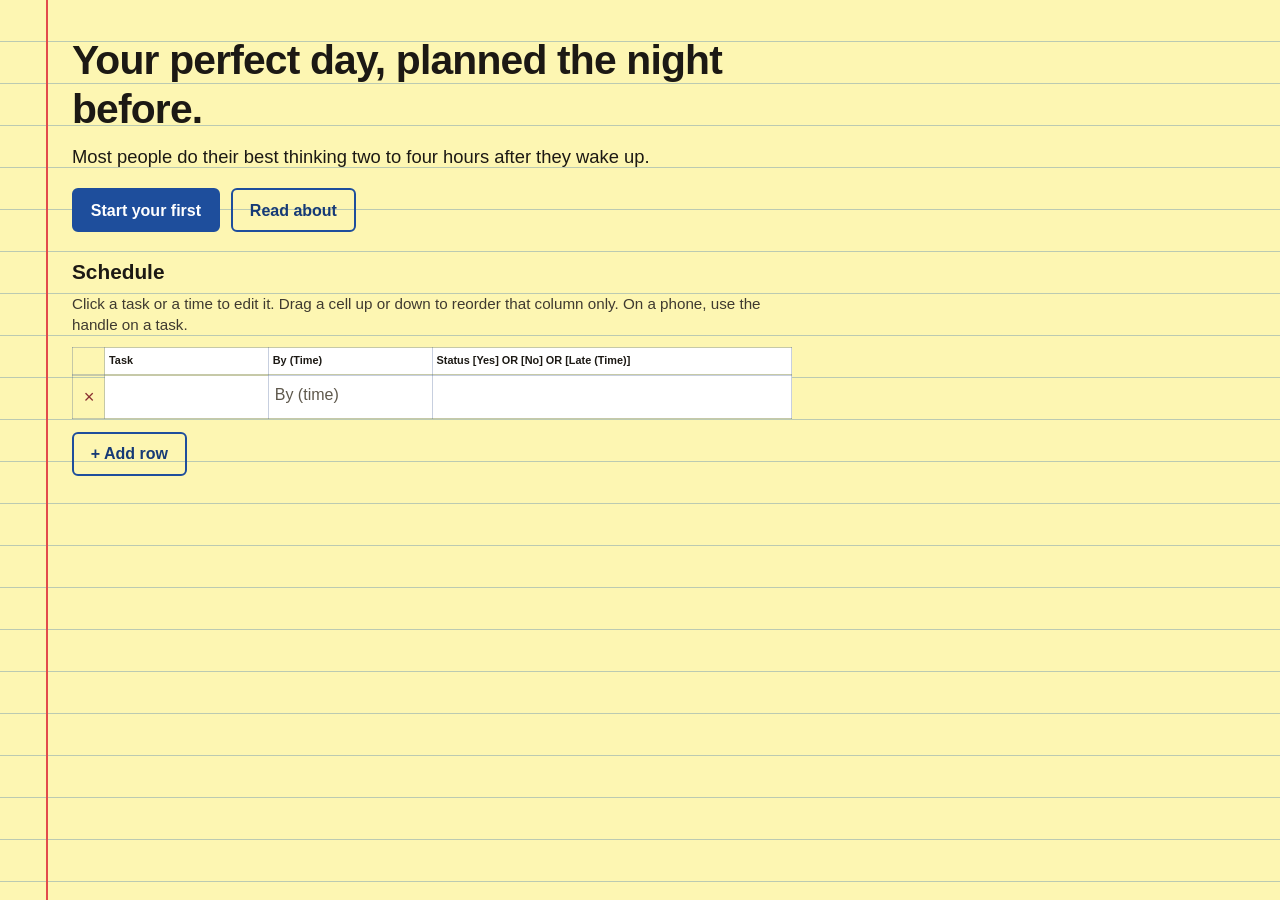
<file: index.html>
<!DOCTYPE html>
<html lang="en">
<head>
  <meta charset="utf-8">
  <meta name="viewport" content="width=device-width, initial-scale=1">
  <meta name="color-scheme" content="light">
  <title>Conscientiousness System</title>
  <link rel="icon" href="data:image/svg+xml,%3Csvg xmlns='http://www.w3.org/2000/svg' viewBox='0 0 16 16'%3E%3Crect fill='%23fdf6b2' width='16' height='16'/%3E%3Cpath stroke='%23e24b4b' stroke-width='1.2' d='M4 .5v15'/%3E%3C/svg%3E">
  <link rel="stylesheet" href="styles.css">
</head>
<body>
  <header class="hero">
    <h1>Your perfect day, planned the night before.</h1>
    <p class="subhead">Most people do their best thinking two to four hours after they wake up.</p>
    <div class="hero-actions">
      <button type="button" class="btn btn-primary" id="start-btn">Start your first</button>
      <a class="btn btn-secondary" href="about.html">Read about</a>
    </div>
  </header>

  <main id="create">
    <noscript>
      <p>JavaScript is required to edit the schedule.</p>
    </noscript>

    <section id="mode-choice" class="panel" hidden>
      <h2 id="mode-heading">How should we build it?</h2>
      <div class="mode-actions">
        <button type="button" class="btn btn-primary" id="diy-btn" aria-pressed="false">Build It Yourself</button>
        <button type="button" class="btn btn-secondary" id="guided-btn" aria-pressed="false">Guided Setup</button>
      </div>
    </section>

    <section id="guided" class="panel" hidden aria-labelledby="guided-heading">
      <h2 id="guided-heading">Guided Setup</h2>
      <p id="step-label" class="step-label">Step 1 of 8</p>
      <form id="guided-form" autocomplete="off" novalidate>
        <div class="step" data-step="0">
          <h3 tabindex="-1">What time do you wake up?</h3>
          <label for="wake">Wake time</label>
          <input id="wake" type="time" value="06:30" required>
        </div>

        <div class="step" data-step="1" hidden>
          <h3 tabindex="-1">What time do you go to bed?</h3>
          <label for="bed">Bedtime</label>
          <input id="bed" type="time" value="22:30" required>
          <p id="sleep-note" class="note" hidden>That's under 7 hours of sleep.</p>
        </div>

        <div class="step" data-step="2" hidden>
          <h3 tabindex="-1">Which days do you work?</h3>
          <p class="hint">This builds one schedule. Work-related suggestions are added when you work.</p>
          <fieldset>
            <legend>Work days</legend>
            <div class="choice-grid">
              <label><input type="checkbox" name="workday" value="mon" checked> Monday</label>
              <label><input type="checkbox" name="workday" value="tue" checked> Tuesday</label>
              <label><input type="checkbox" name="workday" value="wed" checked> Wednesday</label>
              <label><input type="checkbox" name="workday" value="thu" checked> Thursday</label>
              <label><input type="checkbox" name="workday" value="fri" checked> Friday</label>
              <label><input type="checkbox" name="workday" value="sat"> Saturday</label>
              <label><input type="checkbox" name="workday" value="sun"> Sunday</label>
            </div>
          </fieldset>
        </div>

        <div class="step" data-step="3" hidden>
          <h3 tabindex="-1">When does work start and end?</h3>
          <div class="time-pair">
            <div>
              <label for="work-start">Work start</label>
              <input id="work-start" type="time" value="09:00" required>
            </div>
            <div>
              <label for="work-end">Work end</label>
              <input id="work-end" type="time" value="17:00" required>
            </div>
          </div>
        </div>

        <div class="step" data-step="4" hidden>
          <h3 tabindex="-1">How long is the commute?</h3>
          <label for="commute">Commute minutes</label>
          <input id="commute" type="number" min="0" step="1" inputmode="numeric" value="20">
        </div>

        <div class="step" data-step="5" hidden>
          <h3 tabindex="-1">When do you usually eat?</h3>
          <p class="hint">Leave a meal blank to use a suggested time. Each one can be skipped.</p>
          <div class="meal-row">
            <label for="breakfast">Breakfast</label>
            <input id="breakfast" type="time">
            <button type="button" class="btn-text meal-skip" data-for="breakfast">Skip</button>
          </div>
          <div class="meal-row">
            <label for="lunch">Lunch</label>
            <input id="lunch" type="time">
            <button type="button" class="btn-text meal-skip" data-for="lunch">Skip</button>
          </div>
          <div class="meal-row">
            <label for="dinner">Dinner</label>
            <input id="dinner" type="time">
            <button type="button" class="btn-text meal-skip" data-for="dinner">Skip</button>
          </div>
        </div>

        <div class="step" data-step="6" hidden>
          <h3 tabindex="-1">Do you shower in the morning or at night?</h3>
          <fieldset>
            <legend>Shower</legend>
            <div class="choice-grid">
              <label><input type="radio" name="shower" value="morning" checked> Morning</label>
              <label><input type="radio" name="shower" value="night"> Night</label>
            </div>
          </fieldset>
        </div>

        <div class="step" data-step="7" hidden>
          <h3 tabindex="-1">What else is in the day?</h3>
          <fieldset>
            <legend>Extras</legend>
            <div class="choice-grid">
              <label><input type="checkbox" id="extra-pets" name="extra" value="pets"> Pets</label>
              <label><input type="checkbox" id="extra-workout" name="extra" value="workout"> Workout</label>
              <label><input type="checkbox" id="extra-school" name="extra" value="school"> School or kids</label>
              <label><input type="checkbox" id="extra-other" name="extra" value="other"> Other</label>
            </div>
          </fieldset>
          <div id="other-field" hidden>
            <label for="other-text">Other task</label>
            <input id="other-text" type="text" maxlength="160" autocomplete="off" placeholder="Type the task">
          </div>
        </div>

        <div class="guided-nav">
          <button type="button" class="btn btn-secondary" id="back-btn">Back</button>
          <button type="button" class="btn btn-primary" id="next-btn">Next</button>
          <button type="button" class="btn-text" id="skip-btn">Skip to Build It Yourself</button>
        </div>
      </form>
    </section>

    <section id="builder" aria-labelledby="schedule-heading">
      <div id="pool" class="pool" hidden>
        <h2>Suggestion pool</h2>
        <p class="hint">Drag a suggestion onto the schedule, or press +.</p>
        <ul id="pool-list" aria-label="Suggestion pool"></ul>
      </div>

      <h2 id="schedule-heading">Schedule</h2>
      <p class="hint">Click a task or a time to edit it. Drag a cell up or down to reorder that column only. On a phone, use the handle on a task.</p>

      <div id="grid-wrap">
        <table id="grid" aria-labelledby="schedule-heading">
          <caption class="sr-only">Daily schedule. Task and By Time are edited separately. Status stays blank.</caption>
          <colgroup>
            <col class="col-delete">
            <col class="col-task">
            <col class="col-time">
            <col class="col-status">
          </colgroup>
          <thead>
            <tr>
              <th class="col-delete" scope="col"><span class="sr-only">Delete</span></th>
              <th class="fn" scope="col">Task</th>
              <th class="fn" scope="col">By (Time)</th>
              <th class="fn" scope="col">Status [Yes] OR [No] OR [Late (Time)]</th>
            </tr>
          </thead>
          <tbody id="grid-body"></tbody>
        </table>
      </div>

      <div class="grid-actions">
        <button type="button" class="btn btn-secondary" id="add-row">+ Add row</button>
        <p id="cap-msg" class="cap-msg" role="status" aria-live="polite"></p>
      </div>
    </section>
  </main>

  <script src="app.js"></script>
</body>
</html>
</file>
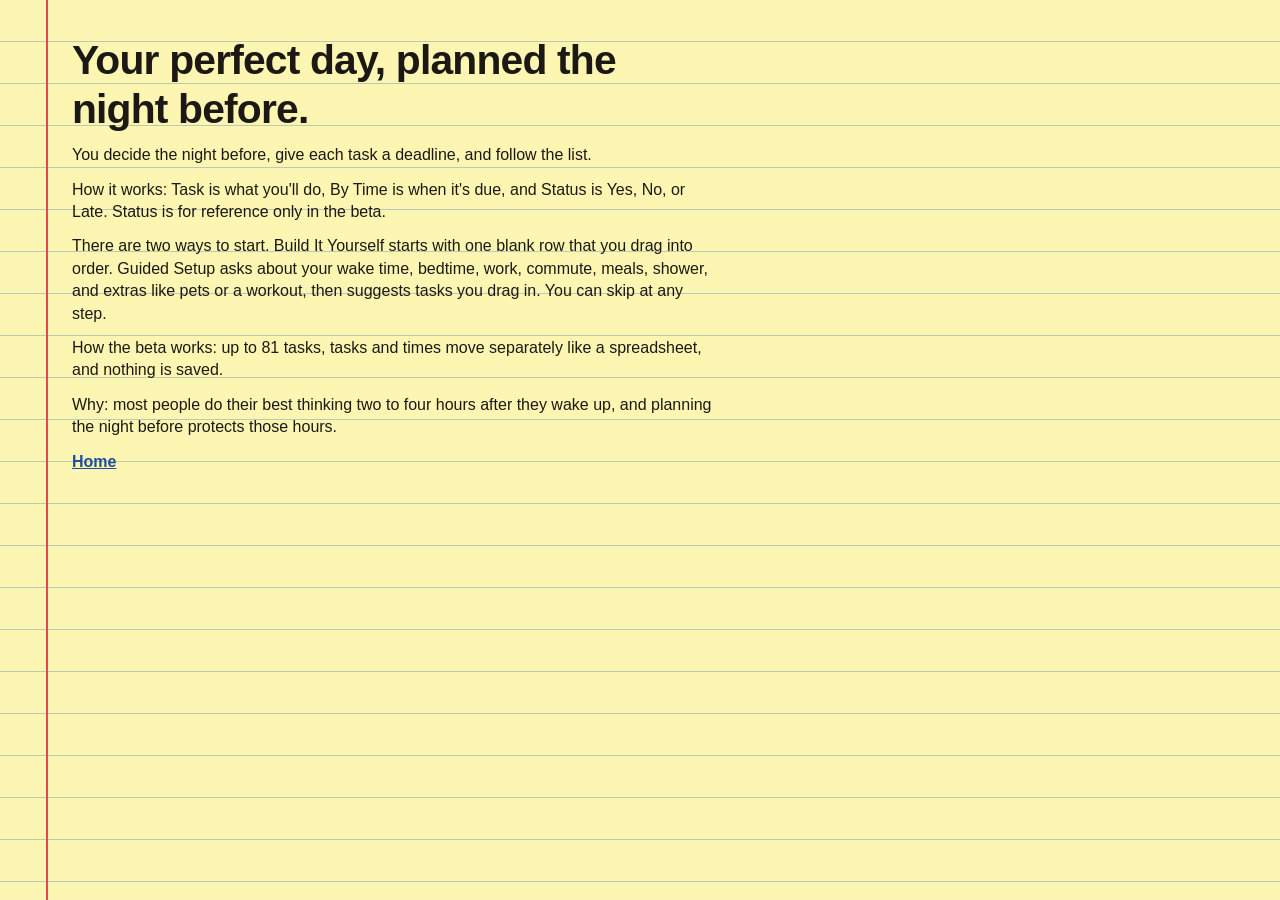
<file: about.html>
<!DOCTYPE html>
<html lang="en">
<head>
  <meta charset="utf-8">
  <meta name="viewport" content="width=device-width, initial-scale=1">
  <meta name="color-scheme" content="light">
  <title>About</title>
  <link rel="icon" href="data:image/svg+xml,%3Csvg xmlns='http://www.w3.org/2000/svg' viewBox='0 0 16 16'%3E%3Crect fill='%23fdf6b2' width='16' height='16'/%3E%3Cpath stroke='%23e24b4b' stroke-width='1.2' d='M4 .5v15'/%3E%3C/svg%3E">
  <link rel="stylesheet" href="styles.css">
</head>
<body>
  <main class="about">
    <h1>Your perfect day, planned the night before.</h1>
    <p>You decide the night before, give each task a deadline, and follow the list.</p>
    <p>How it works: Task is what you'll do, By Time is when it's due, and Status is Yes, No, or Late. Status is for reference only in the beta.</p>
    <p>There are two ways to start. Build It Yourself starts with one blank row that you drag into order. Guided Setup asks about your wake time, bedtime, work, commute, meals, shower, and extras like pets or a workout, then suggests tasks you drag in. You can skip at any step.</p>
    <p>How the beta works: up to 81 tasks, tasks and times move separately like a spreadsheet, and nothing is saved.</p>
    <p>Why: most people do their best thinking two to four hours after they wake up, and planning the night before protects those hours.</p>
    <p><a href="index.html">Home</a></p>
  </main>
</body>
</html>
</file>
<file: styles.css>
/* Legal pad: pale yellow, faint blue rules, red left margin.
   The background is fixed so the rules stay put while the page scrolls. */

:root {
  --pad: #fdf6b2;
  --ink: #1c1914;
  --muted: #3f3a30;
  --line: rgba(47, 108, 176, 0.32);
  --margin: #e24b4b;
  --blue: #1e4e9c;
  --blue-dark: #163a76;
  --white: #ffffff;
  --row: 42px;
  --focus: #1e4e9c;
}

* { box-sizing: border-box; }

html {
  min-height: 100%;
  background-color: var(--pad);
  background-image:
    linear-gradient(
      to right,
      transparent 0 46px,
      var(--margin) 46px 48px,
      transparent 48px
    ),
    repeating-linear-gradient(
      to bottom,
      transparent 0,
      transparent calc(var(--row) - 1px),
      var(--line) calc(var(--row) - 1px),
      var(--line) var(--row)
    );
  background-attachment: fixed, fixed;
  background-repeat: no-repeat, repeat;
  background-size: 100% 100%, 100% var(--row);
}

body {
  margin: 0;
  min-height: 100%;
  background: transparent;
  color: var(--ink);
  font-family: "Segoe UI", "Helvetica Neue", Arial, sans-serif;
  font-size: 16px;
  line-height: 1.4;
  padding: 28px 24px 72px 72px;
}

h1, h2, h3 { font-weight: 700; line-height: 1.2; color: var(--ink); }
h1 { font-size: clamp(1.85rem, 4vw, 2.55rem); margin: 0 0 0.65rem; letter-spacing: -0.02em; }
h2 { font-size: 1.3rem; margin: 0 0 0.45rem; }
h3 { font-size: 1.15rem; margin: 0 0 0.75rem; }

p { margin: 0 0 0.75rem; }

a { color: var(--blue); }
a:hover { color: var(--blue-dark); }

.hero,
#mode-choice,
#guided,
#builder {
  max-width: 720px;
}

.hero { margin: 0.5rem 0 1.75rem; }

.subhead {
  margin: 0 0 1.15rem;
  font-size: 1.15rem;
  color: var(--ink);
  max-width: 40rem;
}

.hero-actions,
.mode-actions,
.guided-nav,
.grid-actions {
  display: flex;
  flex-wrap: wrap;
  align-items: center;
  gap: 0.7rem;
}

.btn {
  display: inline-flex;
  align-items: center;
  justify-content: center;
  min-height: 44px;
  padding: 0.5rem 1.05rem;
  border-radius: 6px;
  border: 2px solid var(--blue);
  font: inherit;
  font-weight: 650;
  text-decoration: none;
  cursor: pointer;
  line-height: 1.2;
}

.btn-primary { background: var(--blue); color: #fff; }
.btn-primary:hover { background: var(--blue-dark); border-color: var(--blue-dark); color: #fff; }
.btn-secondary { background: transparent; color: var(--blue-dark); }
.btn-secondary:hover { background: rgba(30, 78, 156, 0.08); }

.btn-text {
  background: transparent;
  border: 0;
  color: var(--blue);
  font: inherit;
  font-weight: 650;
  text-decoration: underline;
  text-underline-offset: 3px;
  min-height: 44px;
  padding: 0.4rem 0.2rem;
  cursor: pointer;
}

button:disabled { opacity: 0.45; cursor: not-allowed; }

:focus { outline: none; }
:focus-visible {
  outline: 2px solid var(--focus);
  outline-offset: 2px;
}

.panel { margin: 0 0 1.4rem; }

.step-label {
  font-size: 0.85rem;
  font-weight: 700;
  letter-spacing: 0.04em;
  text-transform: uppercase;
  color: var(--muted);
  margin-bottom: 0.6rem;
}

.hint { color: var(--muted); font-size: 0.95rem; }

.note {
  margin-top: 0.75rem;
  color: #7a2e2e;
  font-weight: 650;
}

label { display: block; font-weight: 650; margin-bottom: 0.3rem; }

input[type="time"],
input[type="number"],
input[type="text"] {
  display: block;
  width: min(100%, 220px);
  min-height: 44px;
  padding: 0.4rem 0.55rem;
  border: 1px solid rgba(40, 60, 100, 0.35);
  border-radius: 4px;
  background: var(--white);
  color: var(--ink);
  font: inherit;
}

fieldset {
  border: 1px solid rgba(40, 60, 100, 0.25);
  border-radius: 6px;
  margin: 0 0 0.8rem;
  padding: 0.7rem 0.8rem 0.85rem;
  background: transparent;
}

legend { font-weight: 700; padding: 0 0.3rem; }

.choice-grid {
  display: flex;
  flex-wrap: wrap;
  gap: 0.45rem 0.9rem;
}

.choice-grid label {
  display: inline-flex;
  align-items: center;
  gap: 0.4rem;
  min-height: 44px;
  margin: 0;
  font-weight: 550;
  cursor: pointer;
}

input[type="checkbox"],
input[type="radio"] {
  width: 1.15rem;
  height: 1.15rem;
  accent-color: var(--blue);
}

.time-pair {
  display: flex;
  flex-wrap: wrap;
  gap: 1rem;
}

.meal-row {
  display: flex;
  flex-wrap: wrap;
  align-items: end;
  gap: 0.5rem 0.75rem;
  margin-bottom: 0.7rem;
}

.meal-row label { width: 7rem; margin-bottom: 0.55rem; }
.meal-row input { width: 160px; }

.guided-nav { margin-top: 0.4rem; }

.pool { margin: 0 0 1.1rem; }

.pool ul {
  list-style: none;
  margin: 0;
  padding: 0;
  display: flex;
  flex-wrap: wrap;
  gap: 0.5rem;
}

.chip {
  display: inline-flex;
  align-items: center;
  gap: 0.45rem;
  max-width: 100%;
  min-height: 42px;
  padding: 0.25rem 0.35rem 0.25rem 0.7rem;
  background: var(--white);
  border: 1px solid rgba(40, 60, 100, 0.3);
  border-radius: 999px;
  cursor: grab;
  touch-action: none;
}

.chip.is-dragging { opacity: 0.4; }

.chip-text { font-weight: 650; }
.chip-time { color: var(--muted); font-size: 0.92rem; }

.chip-add {
  width: 32px;
  height: 32px;
  border: 0;
  border-radius: 50%;
  background: var(--blue);
  color: #fff;
  font: inherit;
  font-size: 1.25rem;
  line-height: 1;
  cursor: pointer;
  flex: 0 0 auto;
}

.chip-add:hover { background: var(--blue-dark); }

#grid-wrap {
  width: 100%;
  max-width: 720px;
  margin: 0.35rem 0 0.8rem;
}

#grid-wrap.chip-over {
  outline: 2px dashed var(--blue);
  outline-offset: 3px;
}

#grid {
  width: 100%;
  border-collapse: collapse;
  table-layout: fixed;
  background: transparent;
}

#grid caption { caption-side: bottom; }

col.col-delete { width: 32px; }
col.col-status { width: 50%; }
col.col-task { width: calc((50% - 32px) / 2); }
col.col-time { width: calc((50% - 32px) / 2); }

#grid th,
#grid td {
  border: 1px solid rgba(55, 85, 140, 0.28);
  vertical-align: top;
  background: transparent;
  overflow-wrap: break-word;
  word-break: normal;
}

#grid th {
  font-size: 0.68rem;
  font-weight: 700;
  line-height: 1.25;
  text-align: left;
  padding: 6px 4px;
  vertical-align: bottom;
}

#grid th.fn,
#grid td.fn {
  background: var(--white);
}

#grid td.fn { padding: 0; }

.cell-edit,
.cell-readonly {
  display: block;
  box-sizing: border-box;
  min-height: var(--row);
  padding: 9px 6px;
  line-height: 1.3;
  white-space: pre-wrap;
  overflow-wrap: anywhere;
}

.cell-edit { cursor: text; }

.cell-edit:focus {
  outline: 2px solid var(--focus);
  outline-offset: -2px;
}

.cell-edit.is-empty:not(:focus)::before {
  content: attr(data-placeholder);
  color: #5e584c;
}

.task-cell { position: relative; }

.drag-handle {
  display: none;
  position: absolute;
  left: 0;
  top: 0;
  bottom: 0;
  width: 22px;
  border: 0;
  padding: 0;
  background: #fff;
  color: transparent;
  font-size: 0;
  cursor: grab;
  touch-action: none;
  z-index: 1;
}

/* Two columns of three dots: the ⋮⋮ grip, drawn so it stays crisp on the left edge. */
.drag-handle::before {
  content: "";
  display: block;
  width: 9px;
  height: 15px;
  background-image: radial-gradient(circle, #3c4654 1.15px, transparent 1.3px);
  background-size: 4.5px 5px;
  background-position: center;
}

.row-delete {
  display: inline-flex;
  align-items: center;
  justify-content: center;
  width: 28px;
  height: 28px;
  margin: 6px 1px;
  border: 0;
  border-radius: 4px;
  background: transparent;
  color: #8a3030;
  font-size: 1.15rem;
  line-height: 1;
  cursor: pointer;
}

.row-delete:hover { background: rgba(226, 75, 75, 0.15); }

tr.drop-target td.drop-col { box-shadow: inset 0 3px 0 var(--blue); }

.cell-edit.is-source { opacity: 0.35; }

.drag-ghost {
  position: fixed;
  z-index: 40;
  pointer-events: none;
  max-width: 240px;
  padding: 6px 10px;
  background: #fff;
  border: 1px solid var(--blue);
  box-shadow: 0 8px 18px rgba(40, 40, 20, 0.18);
  font-size: 0.95rem;
}

body.is-dragging,
body.is-dragging .cell-edit { cursor: grabbing; user-select: none; }

.cap-msg {
  margin: 0;
  min-height: 1.3em;
  color: #8a2424;
  font-weight: 700;
}

.about { max-width: 40rem; padding-top: 0.5rem; }
.about a { font-weight: 700; }

.sr-only {
  position: absolute;
  width: 1px;
  height: 1px;
  padding: 0;
  margin: -1px;
  overflow: hidden;
  clip: rect(0, 0, 0, 0);
  white-space: nowrap;
  border: 0;
}

@media (pointer: coarse), (max-width: 800px) {
  .drag-handle { display: inline-flex; align-items: center; justify-content: center; }
  .task-cell .cell-edit { padding-left: 22px; }
}

@media (max-width: 640px) {
  html {
    background-image:
      linear-gradient(
        to right,
        transparent 0 20px,
        var(--margin) 20px 22px,
        transparent 22px
      ),
      repeating-linear-gradient(
        to bottom,
        transparent 0,
        transparent calc(var(--row) - 1px),
        var(--line) calc(var(--row) - 1px),
        var(--line) var(--row)
      );
    background-attachment: fixed, fixed;
  }

  body { padding: 18px 12px 48px 34px; }

  .hero,
  #mode-choice,
  #guided,
  #builder,
  #grid-wrap { max-width: none; width: 100%; }

  #grid th { font-size: 0.62rem; padding: 4px 3px; }
  .cell-edit, .cell-readonly { padding: 8px 4px; font-size: 0.92rem; }
  .task-cell .cell-edit { padding-left: 22px; }
  .meal-row label { width: 100%; margin-bottom: 0.2rem; }
}

@media (prefers-reduced-motion: reduce) {
  html { scroll-behavior: auto; }
}
</file>
